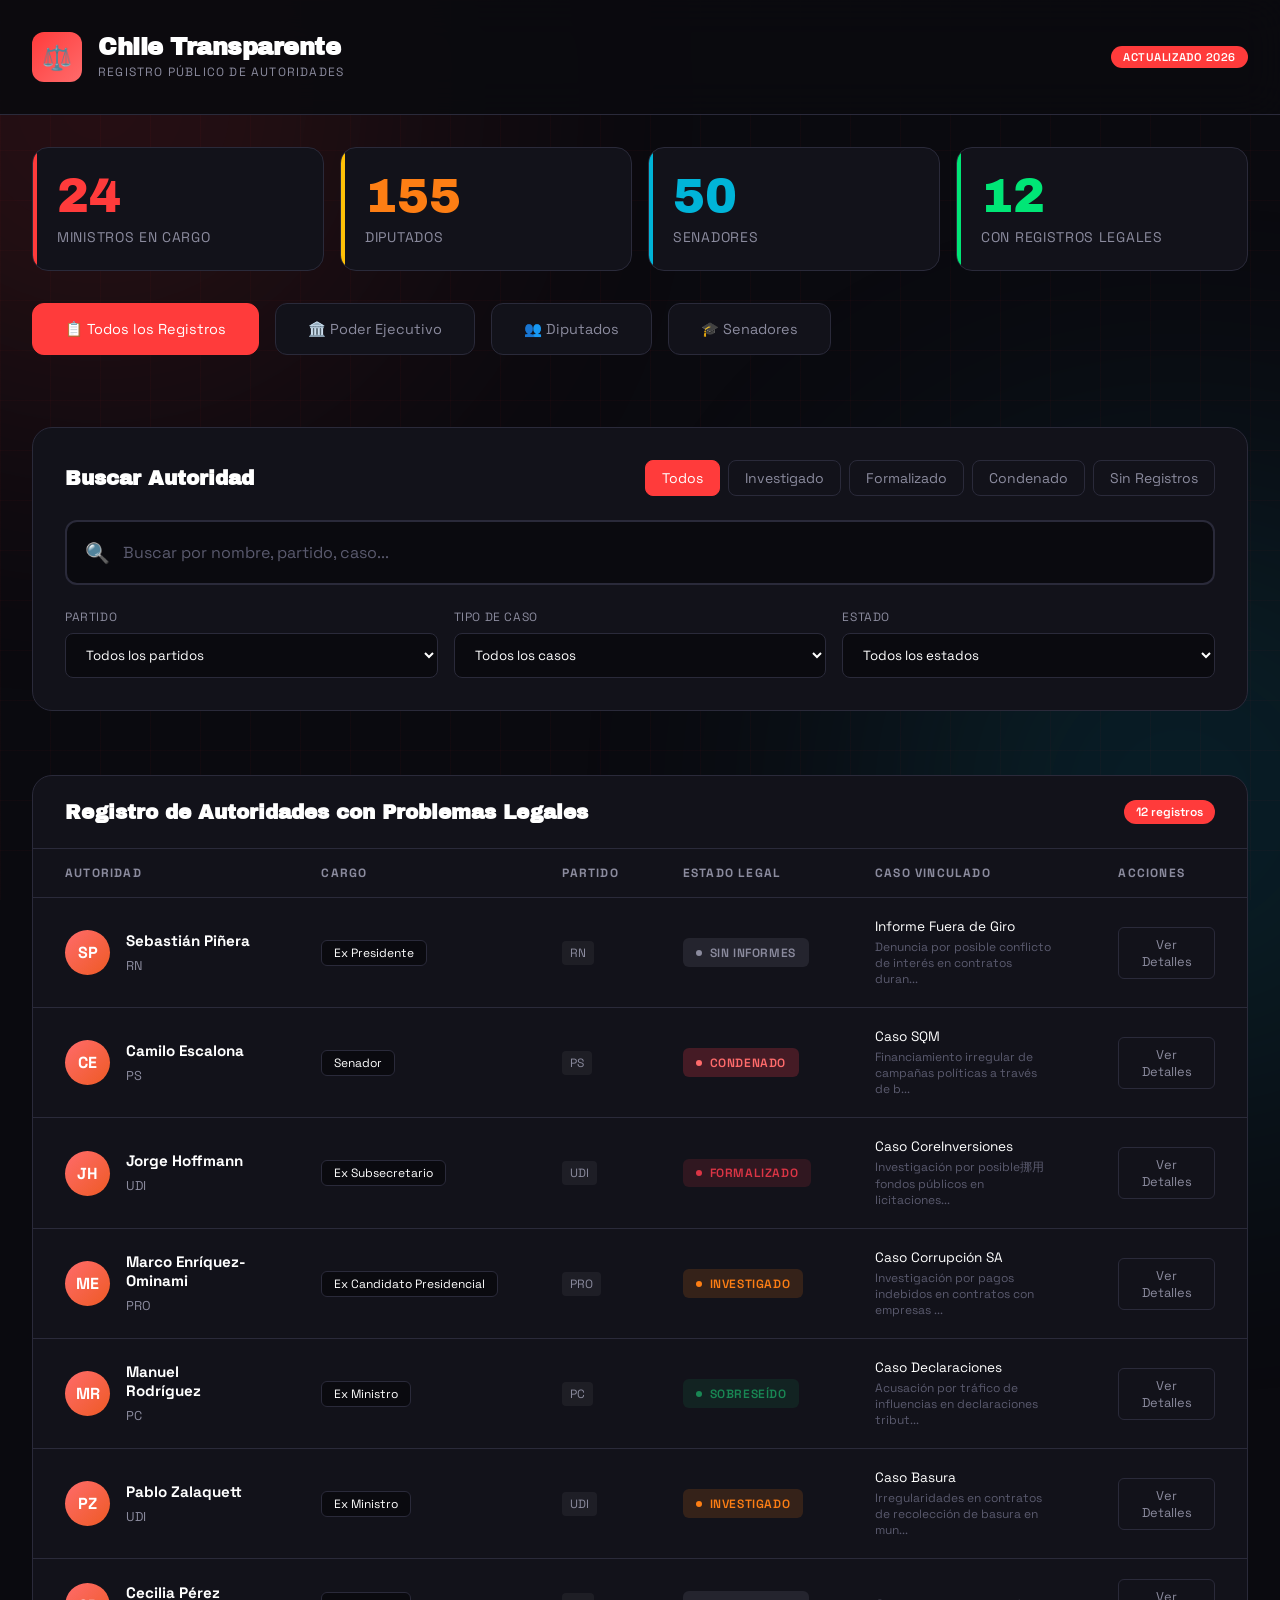
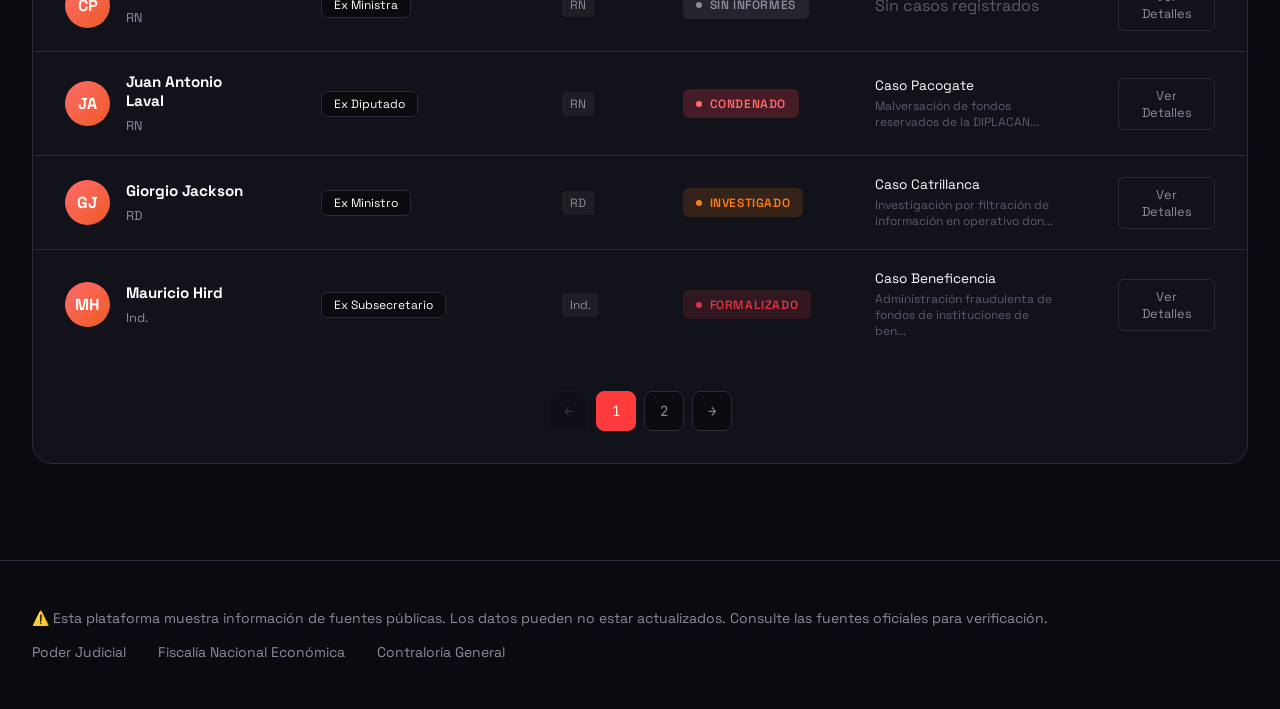
<file: index.html>
<!DOCTYPE html>
<html lang="es">
<head>
    <meta charset="UTF-8">
    <meta name="viewport" content="width=device-width, initial-scale=1.0">
    <title>Chile Transparente - Registro de Problemas Legales de Autoridades</title>
    <link rel="preconnect" href="https://fonts.googleapis.com">
    <link rel="preconnect" href="https://fonts.gstatic.com" crossorigin>
    <link href="https://fonts.googleapis.com/css2?family=Archivo+Black&family=Space+Grotesk:wght@300;400;500;600;700&family=JetBrains+Mono:wght@400;500;600&display=swap" rel="stylesheet">
    <style>
        :root {
            --bg-dark: #0a0a0f;
            --bg-card: #12121a;
            --bg-card-hover: #1a1a25;
            --accent-red: #ff3b3b;
            --accent-yellow: #ffc107;
            --accent-green: #00e676;
            --accent-blue: #00b4d8;
            --text-primary: #ffffff;
            --text-secondary: #8b8b9e;
            --text-muted: #5a5a6e;
            --border-color: #2a2a3a;
            --danger: #dc3545;
            --warning: #fd7e14;
            --info: #0dcaf0;
            --success: #198754;
        }

        * {
            margin: 0;
            padding: 0;
            box-sizing: border-box;
        }

        body {
            font-family: 'Space Grotesk', sans-serif;
            background: var(--bg-dark);
            color: var(--text-primary);
            min-height: 100vh;
            overflow-x: hidden;
        }

        .bg-grid {
            position: fixed;
            top: 0;
            left: 0;
            width: 100%;
            height: 100%;
            background-image: 
                linear-gradient(rgba(255,59,59,0.03) 1px, transparent 1px),
                linear-gradient(90deg, rgba(255,59,59,0.03) 1px, transparent 1px);
            background-size: 50px 50px;
            pointer-events: none;
            z-index: 0;
        }

        .bg-glow {
            position: fixed;
            width: 600px;
            height: 600px;
            border-radius: 50%;
            filter: blur(150px);
            opacity: 0.15;
            pointer-events: none;
            z-index: 0;
        }

        .bg-glow-1 {
            top: -200px;
            left: -200px;
            background: var(--accent-red);
        }

        .bg-glow-2 {
            bottom: -200px;
            right: -200px;
            background: var(--accent-blue);
        }

        .container {
            max-width: 1400px;
            margin: 0 auto;
            padding: 0 2rem;
            position: relative;
            z-index: 1;
        }

        header {
            padding: 2rem 0;
            border-bottom: 1px solid var(--border-color);
            background: rgba(10, 10, 15, 0.9);
            backdrop-filter: blur(20px);
            position: sticky;
            top: 0;
            z-index: 100;
        }

        .header-content {
            display: flex;
            justify-content: space-between;
            align-items: center;
            flex-wrap: wrap;
            gap: 1rem;
        }

        .logo {
            display: flex;
            align-items: center;
            gap: 1rem;
        }

        .logo-icon {
            width: 50px;
            height: 50px;
            background: linear-gradient(135deg, var(--accent-red), #ff6b6b);
            border-radius: 12px;
            display: flex;
            align-items: center;
            justify-content: center;
            font-size: 1.5rem;
        }

        .logo-text h1 {
            font-family: 'Archivo Black', sans-serif;
            font-size: 1.5rem;
            letter-spacing: -0.02em;
        }

        .logo-text span {
            font-size: 0.75rem;
            color: var(--text-secondary);
            text-transform: uppercase;
            letter-spacing: 0.1em;
        }

        .header-badge {
            background: var(--accent-red);
            color: white;
            padding: 0.25rem 0.75rem;
            border-radius: 20px;
            font-size: 0.7rem;
            font-weight: 600;
            text-transform: uppercase;
            letter-spacing: 0.05em;
            animation: pulse 2s infinite;
        }

        @keyframes pulse {
            0%, 100% { opacity: 1; }
            50% { opacity: 0.7; }
        }

        .stats-bar {
            display: grid;
            grid-template-columns: repeat(auto-fit, minmax(200px, 1fr));
            gap: 1rem;
            padding: 2rem 0;
        }

        .stat-card {
            background: var(--bg-card);
            border: 1px solid var(--border-color);
            border-radius: 16px;
            padding: 1.5rem;
            position: relative;
            overflow: hidden;
            transition: all 0.3s ease;
        }

        .stat-card:hover {
            transform: translateY(-4px);
            border-color: var(--accent-red);
            box-shadow: 0 20px 40px rgba(255, 59, 59, 0.1);
        }

        .stat-card::before {
            content: '';
            position: absolute;
            top: 0;
            left: 0;
            width: 4px;
            height: 100%;
            background: var(--accent-red);
        }

        .stat-card.warning::before { background: var(--accent-yellow); }
        .stat-card.blue::before { background: var(--accent-blue); }
        .stat-card.green::before { background: var(--accent-green); }

        .stat-number {
            font-family: 'Archivo Black', sans-serif;
            font-size: 3rem;
            line-height: 1;
            margin-bottom: 0.5rem;
        }

        .stat-label {
            color: var(--text-secondary);
            font-size: 0.875rem;
            text-transform: uppercase;
            letter-spacing: 0.05em;
        }

        .search-section {
            padding: 2rem 0;
        }

        .search-container {
            background: var(--bg-card);
            border: 1px solid var(--border-color);
            border-radius: 20px;
            padding: 2rem;
            position: relative;
        }

        .search-header {
            display: flex;
            justify-content: space-between;
            align-items: center;
            margin-bottom: 1.5rem;
            flex-wrap: wrap;
            gap: 1rem;
        }

        .search-title {
            font-family: 'Archivo Black', sans-serif;
            font-size: 1.25rem;
        }

        .filter-tabs {
            display: flex;
            gap: 0.5rem;
            flex-wrap: wrap;
        }

        .filter-tab {
            padding: 0.5rem 1rem;
            background: transparent;
            border: 1px solid var(--border-color);
            border-radius: 8px;
            color: var(--text-secondary);
            cursor: pointer;
            transition: all 0.2s;
            font-family: 'Space Grotesk', sans-serif;
            font-size: 0.875rem;
        }

        .filter-tab:hover {
            border-color: var(--accent-red);
            color: var(--text-primary);
        }

        .filter-tab.active {
            background: var(--accent-red);
            border-color: var(--accent-red);
            color: white;
        }

        .search-box {
            position: relative;
            margin-bottom: 1.5rem;
        }

        .search-input {
            width: 100%;
            padding: 1.25rem 1.5rem 1.25rem 3.5rem;
            background: var(--bg-dark);
            border: 2px solid var(--border-color);
            border-radius: 12px;
            color: var(--text-primary);
            font-family: 'Space Grotesk', sans-serif;
            font-size: 1rem;
            transition: all 0.2s;
        }

        .search-input:focus {
            outline: none;
            border-color: var(--accent-red);
            box-shadow: 0 0 0 4px rgba(255, 59, 59, 0.1);
        }

        .search-input::placeholder {
            color: var(--text-muted);
        }

        .search-icon {
            position: absolute;
            left: 1.25rem;
            top: 50%;
            transform: translateY(-50%);
            color: var(--text-muted);
            font-size: 1.25rem;
        }

        .filters-row {
            display: flex;
            gap: 1rem;
            flex-wrap: wrap;
        }

        .filter-group {
            flex: 1;
            min-width: 200px;
        }

        .filter-label {
            display: block;
            font-size: 0.75rem;
            text-transform: uppercase;
            letter-spacing: 0.05em;
            color: var(--text-secondary);
            margin-bottom: 0.5rem;
        }

        .filter-select {
            width: 100%;
            padding: 0.75rem 1rem;
            background: var(--bg-dark);
            border: 1px solid var(--border-color);
            border-radius: 8px;
            color: var(--text-primary);
            font-family: 'Space Grotesk', sans-serif;
            cursor: pointer;
        }

        .filter-select:focus {
            outline: none;
            border-color: var(--accent-red);
        }

        .data-section {
            padding: 2rem 0;
        }

        .data-table-container {
            background: var(--bg-card);
            border: 1px solid var(--border-color);
            border-radius: 20px;
            overflow: hidden;
        }

        .table-header {
            display: flex;
            justify-content: space-between;
            align-items: center;
            padding: 1.5rem 2rem;
            border-bottom: 1px solid var(--border-color);
            flex-wrap: wrap;
            gap: 1rem;
        }

        .table-title {
            font-family: 'Archivo Black', sans-serif;
            font-size: 1.25rem;
        }

        .table-count {
            background: var(--accent-red);
            color: white;
            padding: 0.25rem 0.75rem;
            border-radius: 20px;
            font-size: 0.75rem;
            font-weight: 600;
        }

        .table-wrapper {
            overflow-x: auto;
        }

        table {
            width: 100%;
            border-collapse: collapse;
        }

        th {
            text-align: left;
            padding: 1rem 2rem;
            font-size: 0.75rem;
            text-transform: uppercase;
            letter-spacing: 0.1em;
            color: var(--text-secondary);
            border-bottom: 1px solid var(--border-color);
            white-space: nowrap;
        }

        td {
            padding: 1.25rem 2rem;
            border-bottom: 1px solid var(--border-color);
            vertical-align: middle;
        }

        tr:last-child td {
            border-bottom: none;
        }

        tr:hover {
            background: var(--bg-card-hover);
        }

        .person-cell {
            display: flex;
            align-items: center;
            gap: 1rem;
        }

        .person-avatar {
            width: 45px;
            height: 45px;
            background: linear-gradient(135deg, #ff6b6b, #ee5a24);
            border-radius: 50%;
            display: flex;
            align-items: center;
            justify-content: center;
            font-weight: 700;
            font-size: 1rem;
            flex-shrink: 0;
        }

        .person-info h4 {
            font-size: 0.95rem;
            margin-bottom: 0.25rem;
        }

        .person-info span {
            font-size: 0.8rem;
            color: var(--text-secondary);
        }

        .cargo-badge {
            display: inline-block;
            padding: 0.25rem 0.75rem;
            background: var(--bg-dark);
            border: 1px solid var(--border-color);
            border-radius: 6px;
            font-size: 0.75rem;
            white-space: nowrap;
        }

        .partido-badge {
            display: inline-block;
            padding: 0.25rem 0.5rem;
            background: rgba(255, 255, 255, 0.05);
            border-radius: 4px;
            font-size: 0.75rem;
            color: var(--text-secondary);
        }

        .status-badge {
            display: inline-flex;
            align-items: center;
            gap: 0.5rem;
            padding: 0.4rem 0.8rem;
            border-radius: 6px;
            font-size: 0.75rem;
            font-weight: 600;
            text-transform: uppercase;
            letter-spacing: 0.05em;
        }

        .status-badge::before {
            content: '';
            width: 6px;
            height: 6px;
            border-radius: 50%;
        }

        .status-investigado {
            background: rgba(253, 126, 20, 0.15);
            color: var(--warning);
        }
        .status-investigado::before { background: var(--warning); }

        .status-formalizado {
            background: rgba(220, 53, 69, 0.15);
            color: var(--danger);
        }
        .status-formalizado::before { background: var(--danger); }

        .status-condenado {
            background: rgba(220, 53, 69, 0.25);
            color: #ff6b6b;
        }
        .status-condenado::before { background: #ff6b6b; }

        .status-sobreseido {
            background: rgba(25, 135, 84, 0.15);
            color: var(--success);
        }
        .status-sobreseido::before { background: var(--success); }

        .status-absuelto {
            background: rgba(13, 202, 240, 0.15);
            color: var(--info);
        }
        .status-absuelto::before { background: var(--info); }

        .status-sin_informes {
            background: rgba(139, 139, 158, 0.15);
            color: var(--text-secondary);
        }
        .status-sin_informes::before { background: var(--text-secondary); }

        .caso-cell {
            max-width: 300px;
        }

        .caso-name {
            font-size: 0.85rem;
            margin-bottom: 0.25rem;
            color: var(--text-primary);
        }

        .caso-desc {
            font-size: 0.75rem;
            color: var(--text-muted);
        }

        .fuente-link {
            display: inline-flex;
            align-items: center;
            gap: 0.25rem;
            color: var(--accent-blue);
            font-size: 0.75rem;
            text-decoration: none;
            transition: color 0.2s;
        }

        .fuente-link:hover {
            color: var(--text-primary);
        }

        .actions-cell {
            text-align: right;
        }

        .action-btn {
            padding: 0.5rem 1rem;
            background: transparent;
            border: 1px solid var(--border-color);
            border-radius: 6px;
            color: var(--text-secondary);
            cursor: pointer;
            font-family: 'Space Grotesk', sans-serif;
            font-size: 0.8rem;
            transition: all 0.2s;
        }

        .action-btn:hover {
            border-color: var(--accent-red);
            color: var(--accent-red);
        }

        .pagination {
            display: flex;
            justify-content: center;
            align-items: center;
            gap: 0.5rem;
            padding: 2rem;
        }

        .page-btn {
            width: 40px;
            height: 40px;
            display: flex;
            align-items: center;
            justify-content: center;
            background: var(--bg-dark);
            border: 1px solid var(--border-color);
            border-radius: 8px;
            color: var(--text-secondary);
            cursor: pointer;
            transition: all 0.2s;
            font-family: 'JetBrains Mono', monospace;
            font-size: 0.875rem;
        }

        .page-btn:hover {
            border-color: var(--accent-red);
            color: var(--text-primary);
        }

        .page-btn.active {
            background: var(--accent-red);
            border-color: var(--accent-red);
            color: white;
        }

        .page-btn:disabled {
            opacity: 0.3;
            cursor: not-allowed;
        }

        .modal-overlay {
            position: fixed;
            top: 0;
            left: 0;
            width: 100%;
            height: 100%;
            background: rgba(0, 0, 0, 0.8);
            backdrop-filter: blur(10px);
            display: flex;
            align-items: center;
            justify-content: center;
            z-index: 1000;
            opacity: 0;
            visibility: hidden;
            transition: all 0.3s;
            padding: 2rem;
        }

        .modal-overlay.active {
            opacity: 1;
            visibility: visible;
        }

        .modal {
            background: var(--bg-card);
            border: 1px solid var(--border-color);
            border-radius: 20px;
            max-width: 700px;
            width: 100%;
            max-height: 80vh;
            overflow-y: auto;
            transform: scale(0.9);
            transition: transform 0.3s;
        }

        .modal-overlay.active .modal {
            transform: scale(1);
        }

        .modal-header {
            display: flex;
            justify-content: space-between;
            align-items: flex-start;
            padding: 2rem;
            border-bottom: 1px solid var(--border-color);
        }

        .modal-title {
            font-family: 'Archivo Black', sans-serif;
            font-size: 1.5rem;
            margin-bottom: 0.5rem;
        }

        .modal-subtitle {
            color: var(--text-secondary);
            font-size: 0.875rem;
        }

        .modal-close {
            width: 40px;
            height: 40px;
            display: flex;
            align-items: center;
            justify-content: center;
            background: var(--bg-dark);
            border: 1px solid var(--border-color);
            border-radius: 10px;
            color: var(--text-secondary);
            cursor: pointer;
            transition: all 0.2s;
            font-size: 1.25rem;
        }

        .modal-close:hover {
            border-color: var(--accent-red);
            color: var(--accent-red);
        }

        .modal-body {
            padding: 2rem;
        }

        .modal-section {
            margin-bottom: 2rem;
        }

        .modal-section:last-child {
            margin-bottom: 0;
        }

        .modal-section-title {
            font-size: 0.75rem;
            text-transform: uppercase;
            letter-spacing: 0.1em;
            color: var(--text-secondary);
            margin-bottom: 1rem;
        }

        .detail-grid {
            display: grid;
            grid-template-columns: repeat(2, 1fr);
            gap: 1rem;
        }

        .detail-item {
            background: var(--bg-dark);
            padding: 1rem;
            border-radius: 10px;
        }

        .detail-label {
            font-size: 0.7rem;
            text-transform: uppercase;
            letter-spacing: 0.05em;
            color: var(--text-muted);
            margin-bottom: 0.25rem;
        }

        .detail-value {
            font-size: 0.95rem;
            color: var(--text-primary);
        }

        .cita-text {
            background: var(--bg-dark);
            border-left: 3px solid var(--accent-red);
            padding: 1rem 1.5rem;
            border-radius: 0 10px 10px 0;
            font-style: italic;
            color: var(--text-secondary);
            font-size: 0.9rem;
            line-height: 1.6;
        }

        .cita-source {
            margin-top: 0.5rem;
            font-size: 0.75rem;
            color: var(--text-muted);
        }

        footer {
            padding: 3rem 0;
            border-top: 1px solid var(--border-color);
            margin-top: 4rem;
        }

        .footer-content {
            display: flex;
            justify-content: space-between;
            align-items: center;
            flex-wrap: wrap;
            gap: 1rem;
        }

        .footer-text {
            color: var(--text-secondary);
            font-size: 0.875rem;
        }

        .footer-links {
            display: flex;
            gap: 2rem;
        }

        .footer-links a {
            color: var(--text-secondary);
            text-decoration: none;
            font-size: 0.875rem;
            transition: color 0.2s;
        }

        .footer-links a:hover {
            color: var(--accent-red);
        }

        .section-tabs {
            display: flex;
            gap: 1rem;
            margin-bottom: 2rem;
            overflow-x: auto;
            padding-bottom: 0.5rem;
        }

        .section-tab {
            padding: 1rem 2rem;
            background: var(--bg-card);
            border: 1px solid var(--border-color);
            border-radius: 12px;
            color: var(--text-secondary);
            cursor: pointer;
            transition: all 0.2s;
            font-family: 'Space Grotesk', sans-serif;
            font-size: 0.9rem;
            white-space: nowrap;
            display: flex;
            align-items: center;
            gap: 0.5rem;
        }

        .section-tab:hover {
            border-color: var(--accent-red);
            color: var(--text-primary);
        }

        .section-tab.active {
            background: var(--accent-red);
            border-color: var(--accent-red);
            color: white;
        }

        @media (max-width: 768px) {
            .container {
                padding: 0 1rem;
            }

            .header-content {
                flex-direction: column;
                align-items: flex-start;
            }

            .stats-bar {
                grid-template-columns: 1fr 1fr;
            }

            .stat-number {
                font-size: 2rem;
            }

            th, td {
                padding: 1rem;
            }

            .person-cell {
                flex-direction: column;
                align-items: flex-start;
            }

            .table-header {
                flex-direction: column;
                align-items: flex-start;
            }

            .detail-grid {
                grid-template-columns: 1fr;
            }

            .footer-content {
                flex-direction: column;
                text-align: center;
            }
        }

        @keyframes fadeIn {
            from { opacity: 0; transform: translateY(20px); }
            to { opacity: 1; transform: translateY(0); }
        }

        .fade-in {
            animation: fadeIn 0.5s ease forwards;
        }

        .fade-in-delay-1 { animation-delay: 0.1s; opacity: 0; }
        .fade-in-delay-2 { animation-delay: 0.2s; opacity: 0; }
        .fade-in-delay-3 { animation-delay: 0.3s; opacity: 0; }
        .fade-in-delay-4 { animation-delay: 0.4s; opacity: 0; }
    </style>
</head>
<body>
    <div class="bg-grid"></div>
    <div class="bg-glow bg-glow-1"></div>
    <div class="bg-glow bg-glow-2"></div>

    <header>
        <div class="container">
            <div class="header-content">
                <div class="logo">
                    <div class="logo-icon">⚖️</div>
                    <div class="logo-text">
                        <h1>Chile Transparente</h1>
                        <span>Registro Público de Autoridades</span>
                    </div>
                </div>
                <span class="header-badge">Actualizado 2026</span>
            </div>
        </div>
    </header>

    <main class="container">
        <div class="stats-bar">
            <div class="stat-card fade-in fade-in-delay-1">
                <div class="stat-number" style="color: var(--accent-red);">24</div>
                <div class="stat-label">Ministros en Cargo</div>
            </div>
            <div class="stat-card warning fade-in fade-in-delay-2">
                <div class="stat-number" style="color: var(--warning);">155</div>
                <div class="stat-label">Diputados</div>
            </div>
            <div class="stat-card blue fade-in fade-in-delay-3">
                <div class="stat-number" style="color: var(--accent-blue);">50</div>
                <div class="stat-label">Senadores</div>
            </div>
            <div class="stat-card green fade-in fade-in-delay-4">
                <div class="stat-number" style="color: var(--accent-green);">12</div>
                <div class="stat-label">Con Registros Legales</div>
            </div>
        </div>

        <div class="section-tabs">
            <button class="section-tab active" data-section="todos">
                📋 Todos los Registros
            </button>
            <button class="section-tab" data-section="ejecutivo">
                🏛️ Poder Ejecutivo
            </button>
            <button class="section-tab" data-section="diputados">
                👥 Diputados
            </button>
            <button class="section-tab" data-section="senadores">
                🎓 Senadores
            </button>
        </div>

        <div class="search-section">
            <div class="search-container">
                <div class="search-header">
                    <h2 class="search-title">Buscar Autoridad</h2>
                    <div class="filter-tabs">
                        <button class="filter-tab active" data-filter="todos">Todos</button>
                        <button class="filter-tab" data-filter="investigado">Investigado</button>
                        <button class="filter-tab" data-filter="formalizado">Formalizado</button>
                        <button class="filter-tab" data-filter="condenado">Condenado</button>
                        <button class="filter-tab" data-filter="limpio">Sin Registros</button>
                    </div>
                </div>
                <div class="search-box">
                    <span class="search-icon">🔍</span>
                    <input type="text" class="search-input" id="searchInput" placeholder="Buscar por nombre, partido, caso...">
                </div>
                <div class="filters-row">
                    <div class="filter-group">
                        <label class="filter-label">Partido</label>
                        <select class="filter-select" id="filterPartidos">
                            <option value="">Todos los partidos</option>
                            <option value="UDI">UDI</option>
                            <option value="RN">RN</option>
                            <option value="Republicano">Partido Republicano</option>
                            <option value="PS">PS</option>
                            <option value="PC">PC</option>
                            <option value="FA">Frente Amplio</option>
                            <option value="PDC">PDC</option>
                            <option value="PPD">PPD</option>
                            <option value="Evópoli">Evópoli</option>
                        </select>
                    </div>
                    <div class="filter-group">
                        <label class="filter-label">Tipo de Caso</label>
                        <select class="filter-select" id="filterCasos">
                            <option value="">Todos los casos</option>
                            <option value="corrupcion">Corrupción</option>
                            <option value="malversacion">Malversación</option>
                            <option value="cohecho">Cohecho</option>
                            <option value="colusion">Colusión</option>
                            <option value="fraude">Fraude al Fisco</option>
                            <option value="trafico">Tráfico de Influencias</option>
                        </select>
                    </div>
                    <div class="filter-group">
                        <label class="filter-label">Estado</label>
                        <select class="filter-select" id="filterEstado">
                            <option value="">Todos los estados</option>
                            <option value="investigado">Investigado</option>
                            <option value="formalizado">Formalizado</option>
                            <option value="condenado">Condenado</option>
                            <option value="sobreseido">Sobreseído</option>
                            <option value="absuelto">Absuelto</option>
                            <option value="sin_informes">Sin Informes</option>
                        </select>
                    </div>
                </div>
            </div>
        </div>

        <div class="data-section">
            <div class="data-table-container">
                <div class="table-header">
                    <h2 class="table-title">Registro de Autoridades con Problemas Legales</h2>
                    <span class="table-count" id="resultCount">12 registros</span>
                </div>
                <div class="table-wrapper">
                    <table>
                        <thead>
                            <tr>
                                <th>Autoridad</th>
                                <th>Cargo</th>
                                <th>Partido</th>
                                <th>Estado Legal</th>
                                <th>Caso Vinculado</th>
                                <th>Acciones</th>
                            </tr>
                        </thead>
                        <tbody id="dataTableBody">
                        </tbody>
                    </table>
                </div>
                <div class="pagination" id="pagination">
                </div>
            </div>
        </div>
    </main>

    <footer>
        <div class="container">
            <div class="footer-content">
                <p class="footer-text">
                    ⚠️ Esta plataforma muestra información de fuentes públicas. Los datos pueden no estar actualizados.
                    Consulte las fuentes oficiales para verificación.
                </p>
                <div class="footer-links">
                    <a href="https://www.pjud.cl" target="_blank">Poder Judicial</a>
                    <a href="https://www.fne.cl" target="_blank">Fiscalía Nacional Económica</a>
                    <a href="https://www.contraloria.cl" target="_blank">Contraloría General</a>
                </div>
            </div>
        </div>
    </footer>

    <div class="modal-overlay" id="modalOverlay">
        <div class="modal">
            <div class="modal-header">
                <div>
                    <h3 class="modal-title" id="modalTitle">Nombre del Político</h3>
                    <p class="modal-subtitle" id="modalSubtitle">Cargo • Partido</p>
                </div>
                <button class="modal-close" onclick="closeModal()">×</button>
            </div>
            <div class="modal-body" id="modalBody">
            </div>
        </div>
    </div>

    <script>
        const politicosData = [
            {
                id: 1,
                nombre: "Sebastián Piñera",
                cargo: "Ex Presidente",
                partido: "RN",
                estado: "sin_informes",
                estadoText: "Sin Informes",
                casos: [
                    {
                        nombre: "Informe Fuera de Giro",
                        tipo: "fraude",
                        desc: "Denuncia por posible conflicto de interés en contratos durante su primer gobierno",
                        fuente: "CIPER Chile, 2019",
                        cita: "La investigación se centra en supuestas operaciones de sociedades relacionadas con la familia Piñera en paraísos fiscales."
                    }
                ]
            },
            {
                id: 2,
                nombre: "Camilo Escalona",
                cargo: "Senador",
                partido: "PS",
                estado: "condenado",
                estadoText: "Condenado",
                casos: [
                    {
                        nombre: "Caso SQM",
                        tipo: "corrupcion",
                        desc: "Financiamiento irregular de campañas políticas a través de boletas ideológicamente falsas",
                        fuente: "Tribunal Oral en Lo Penal",
                        cita: "Se comprobó que el parlamentario recibió pagos irregulares por concepto de asesorías nunca realizadas."
                    }
                ]
            },
            {
                id: 3,
                nombre: "Jorge Hoffmann",
                cargo: "Ex Subsecretario",
                partido: "UDI",
                estado: "formalizado",
                estadoText: "Formalizado",
                casos: [
                    {
                        nombre: "Caso CoreInversiones",
                        tipo: "malversacion",
                        desc: "Investigación por posible挪用 fondos públicos en licitaciones",
                        fuente: "Ministerio Público",
                        cita: "El exsubsecretario habría participado en la manipulación de licitaciones públicas por más de $500 millones."
                    }
                ]
            },
            {
                id: 4,
                nombre: "Marco Enríquez-Ominami",
                cargo: "Ex Candidato Presidencial",
                partido: "PRO",
                estado: "investigado",
                estadoText: "Investigado",
                casos: [
                    {
                        nombre: "Caso Corrupción SA",
                        tipo: "cohecho",
                        desc: "Investigación por pagos indebidos en contratos con empresas del Estado",
                        fuente: "Fiscalía Regional Metropolitana",
                        cita: "La justicia investiga si el político recibió comisiones por facilitar contratos públicos."
                    }
                ]
            },
            {
                id: 5,
                nombre: "Manuel Rodríguez",
                cargo: "Ex Ministro",
                partido: "PC",
                estado: "sobreseido",
                estadoText: "Sobreseído",
                casos: [
                    {
                        nombre: "Caso Declaraciones",
                        tipo: "trafico",
                        desc: "Acusación por tráfico de influencias en declaraciones tributarias",
                        fuente: "Corte Suprema",
                        cita: "Tras 3 años de investigación, la Corte determinó que no existían antecedentes suficientes para continuar la causa."
                    }
                ]
            },
            {
                id: 6,
                nombre: "Pablo Zalaquett",
                cargo: "Ex Ministro",
                partido: "UDI",
                estado: "investigado",
                estadoText: "Investigado",
                casos: [
                    {
                        nombre: "Caso Basura",
                        tipo: "corrupcion",
                        desc: "Irregularidades en contratos de recolección de basura en municipalidades",
                        fuente: "Contraloría General de la República",
                        cita: "Se detectaron sobreprecios y firmas falsificadas en contratos de basura por $8.000 millones."
                    }
                ]
            },
            {
                id: 7,
                nombre: "Cecilia Pérez",
                cargo: "Ex Ministra",
                partido: "RN",
                estado: "sin_informes",
                estadoText: "Sin Informes",
                casos: []
            },
            {
                id: 8,
                nombre: "Juan Antonio Laval",
                cargo: "Ex Diputado",
                partido: "RN",
                estado: "condenado",
                estadoText: "Condenado",
                casos: [
                    {
                        nombre: "Caso Pacogate",
                        tipo: "malversacion",
                        desc: "Malversación de fondos reservados de la DIPLACAN",
                        fuente: "Corte Marcial",
                        cita: "El exparlamentar fue condenado a 3 años de presidio por malversación de fondos destinados a inteligencia militar."
                    }
                ]
            },
            {
                id: 9,
                nombre: "Giorgio Jackson",
                cargo: "Ex Ministro",
                partido: "RD",
                estado: "investigado",
                estadoText: "Investigado",
                casos: [
                    {
                        nombre: "Caso Catrillanca",
                        tipo: "trafico",
                        desc: "Investigación por filtración de información en operativo donde murió el comunero",
                        fuente: "Fiscalía Militar",
                        cita: "Se indaga si el entonces ministro filtró información que pudo influir en el operativo."
                    }
                ]
            },
            {
                id: 10,
                nombre: "Mauricio Hird",
                cargo: "Ex Subsecretario",
                partido: "Ind.",
                estado: "formalizado",
                estadoText: "Formalizado",
                casos: [
                    {
                        nombre: "Caso Beneficencia",
                        tipo: "fraude",
                        desc: "Administración fraudulenta de fondos de instituciones de beneficencia",
                        fuente: "Fiscalía Local",
                        cita: "El exsubsecretario habría desviado fondos de beneficencia por más de $200 millones."
                    }
                ]
            },
            {
                id: 11,
                nombre: "Martín Pradenas",
                cargo: "Diputado",
                partido: "PPD",
                estado: "condenado",
                estadoText: "Condenado",
                casos: [
                    {
                        nombre: "Caso Delitos Sexuales",
                        tipo: "otros",
                        desc: "Condena por múltiples delitos sexuales",
                        fuente: "Tribunal Oral en Lo Penal",
                        cita: "El parlamentario fue condenado a 6 años de presidio por delitos sexuales cometidos contra varias víctimas."
                    }
                ]
            },
            {
                id: 12,
                nombre: "Gonzalo Winter",
                cargo: "Ex Constituyente",
                partido: "FA",
                estado: "investigado",
                estadoText: "Investigado",
                casos: [
                    {
                        nombre: "Caso Puentes",
                        tipo: "corrupcion",
                        desc: "Irregularidades en contratos de construcción de puentes",
                        fuente: "Contraloría Regional",
                        cita: "Se investigan sobreprecios y favoritismo en licitaciones de infraestructura pública."
                    }
                ]
            }
        ];

        let currentFilter = 'todos';
        let currentSection = 'todos';
        let currentPage = 1;
        const itemsPerPage = 10;

        document.addEventListener('DOMContentLoaded', () => {
            renderTable();
            setupEventListeners();
        });

        function setupEventListeners() {
            document.getElementById('searchInput').addEventListener('input', () => {
                renderTable();
            });

            document.querySelectorAll('.filter-tab').forEach(tab => {
                tab.addEventListener('click', () => {
                    document.querySelectorAll('.filter-tab').forEach(t => t.classList.remove('active'));
                    tab.classList.add('active');
                    currentFilter = tab.dataset.filter;
                    currentPage = 1;
                    renderTable();
                });
            });

            document.querySelectorAll('.section-tab').forEach(tab => {
                tab.addEventListener('click', () => {
                    document.querySelectorAll('.section-tab').forEach(t => t.classList.remove('active'));
                    tab.classList.add('active');
                    currentSection = tab.dataset.section;
                    currentPage = 1;
                    renderTable();
                });
            });

            document.getElementById('filterPartidos').addEventListener('change', renderTable);
            document.getElementById('filterCasos').addEventListener('change', renderTable);
            document.getElementById('filterEstado').addEventListener('change', renderTable);

            document.getElementById('modalOverlay').addEventListener('click', (e) => {
                if (e.target.id === 'modalOverlay') closeModal();
            });
        }

        function getFilteredData() {
            const search = document.getElementById('searchInput').value.toLowerCase();
            const partido = document.getElementById('filterPartidos').value;
            const caso = document.getElementById('filterCasos').value;
            const estado = document.getElementById('filterEstado').value;

            return politicosData.filter(p => {
                if (search) {
                    const matchSearch = p.nombre.toLowerCase().includes(search) ||
                                       p.partido.toLowerCase().includes(search) ||
                                       p.casos.some(c => c.nombre.toLowerCase().includes(search));
                    if (!matchSearch) return false;
                }

                if (currentFilter !== 'todos') {
                    if (currentFilter === 'limpio' && p.estado !== 'sin_informes') return false;
                    if (currentFilter === 'investigado' && p.estado !== 'investigado') return false;
                    if (currentFilter === 'formalizado' && p.estado !== 'formalizado') return false;
                    if (currentFilter === 'condenado' && p.estado !== 'condenado') return false;
                }

                if (partido && p.partido !== partido) return false;
                if (estado && p.estado !== estado) return false;
                if (caso && !p.casos.some(c => c.tipo === caso)) return false;

                if (currentSection === 'ejecutivo' && !p.cargo.toLowerCase().includes('ministro') && !p.cargo.toLowerCase().includes('subsecretario') && !p.cargo.toLowerCase().includes('presidente')) return false;
                if (currentSection === 'diputados' && !p.cargo.toLowerCase().includes('diputado')) return false;
                if (currentSection === 'senadores' && !p.cargo.toLowerCase().includes('senador')) return false;

                return true;
            });
        }

        function renderTable() {
            const data = getFilteredData();
            const tbody = document.getElementById('dataTableBody');
            const start = (currentPage - 1) * itemsPerPage;
            const end = start + itemsPerPage;
            const pageData = data.slice(start, end);

            document.getElementById('resultCount').textContent = `${data.length} registros`;

            if (pageData.length === 0) {
                tbody.innerHTML = `
                    <tr>
                        <td colspan="6" style="text-align: center; padding: 3rem; color: var(--text-secondary);">
                            No se encontraron registros con los filtros seleccionados
                        </td>
                    </tr>
                `;
                document.getElementById('pagination').innerHTML = '';
                return;
            }

            tbody.innerHTML = pageData.map(p => `
                <tr>
                    <td>
                        <div class="person-cell">
                            <div class="person-avatar">${p.nombre.split(' ').map(n => n[0]).join('').slice(0,2)}</div>
                            <div class="person-info">
                                <h4>${p.nombre}</h4>
                                <span>${p.partido}</span>
                            </div>
                        </div>
                    </td>
                    <td><span class="cargo-badge">${p.cargo}</span></td>
                    <td><span class="partido-badge">${p.partido}</span></td>
                    <td><span class="status-badge status-${p.estado}">${p.estadoText}</span></td>
                    <td class="caso-cell">
                        ${p.casos.length > 0 ? `
                            <div class="caso-name">${p.casos[0].nombre}</div>
                            <div class="caso-desc">${p.casos[0].desc.slice(0, 60)}...</div>
                        ` : '<span style="color: var(--text-muted);">Sin casos registrados</span>'}
                    </td>
                    <td class="actions-cell">
                        <button class="action-btn" onclick="openModal(${p.id})">Ver Detalles</button>
                    </td>
                </tr>
            `).join('');

            renderPagination(data.length);
        }

        function renderPagination(total) {
            const totalPages = Math.ceil(total / itemsPerPage);
            const pagination = document.getElementById('pagination');

            if (totalPages <= 1) {
                pagination.innerHTML = '';
                return;
            }

            let html = `
                <button class="page-btn" onclick="changePage(${currentPage - 1})" ${currentPage === 1 ? 'disabled' : ''}>←</button>
            `;

            for (let i = 1; i <= totalPages; i++) {
                html += `<button class="page-btn ${i === currentPage ? 'active' : ''}" onclick="changePage(${i})">${i}</button>`;
            }

            html += `<button class="page-btn" onclick="changePage(${currentPage + 1})" ${currentPage === totalPages ? 'disabled' : ''}>→</button>`;

            pagination.innerHTML = html;
        }

        function changePage(page) {
            const totalPages = Math.ceil(getFilteredData().length / itemsPerPage);
            if (page < 1 || page > totalPages) return;
            currentPage = page;
            renderTable();
        }

        function openModal(id) {
            const politicos = politicosData.find(p => p.id === id);
            if (!politicos) return;

            document.getElementById('modalTitle').textContent = politicos.nombre;
            document.getElementById('modalSubtitle').textContent = `${politicos.cargo} • ${politicos.partido}`;

            let body = `
                <div class="modal-section">
                    <div class="modal-section-title">Estado Legal</div>
                    <span class="status-badge status-${politicos.estado}">${politicos.estadoText}</span>
                </div>
                <div class="modal-section">
                    <div class="modal-section-title">Datos Personales</div>
                    <div class="detail-grid">
                        <div class="detail-item">
                            <div class="detail-label">Nombre Completo</div>
                            <div class="detail-value">${politicos.nombre}</div>
                        </div>
                        <div class="detail-item">
                            <div class="detail-label">Cargo Actual</div>
                            <div class="detail-value">${politicos.cargo}</div>
                        </div>
                        <div class="detail-item">
                            <div class="detail-label">Partido</div>
                            <div class="detail-value">${politicos.partido}</div>
                        </div>
                        <div class="detail-item">
                            <div class="detail-label">Casos Registrados</div>
                            <div class="detail-value">${politicos.casos.length}</div>
                        </div>
                    </div>
                </div>
            `;

            if (politicos.casos.length > 0) {
                body += `<div class="modal-section">
                    <div class="modal-section-title">Casos Vinculados</div>`;
                
                politicos.casos.forEach((caso, i) => {
                    body += `
                        <div style="background: var(--bg-dark); border-radius: 12px; padding: 1.5rem; margin-bottom: 1rem;">
                            <div style="display: flex; justify-content: space-between; align-items: start; margin-bottom: 1rem;">
                                <div>
                                    <h4 style="margin-bottom: 0.25rem;">${caso.nombre}</h4>
                                    <span style="font-size: 0.75rem; color: var(--text-muted); text-transform: uppercase;">${caso.tipo}</span>
                                </div>
                            </div>
                            <p style="color: var(--text-secondary); font-size: 0.9rem; margin-bottom: 1rem;">${caso.desc}</p>
                            <div class="cita-text">
                                "${caso.cita}"
                                <div class="cita-source">📰 Fuente: ${caso.fuente}</div>
                            </div>
                        </div>
                    `;
                });

                body += '</div>';
            } else {
                body += `
                    <div class="modal-section">
                        <div class="modal-section-title">Casos Vinculados</div>
                        <div style="background: var(--bg-dark); border-radius: 12px; padding: 2rem; text-align: center; color: var(--text-secondary);">
                            No hay casos registrados en nuestra base de datos
                        </div>
                    </div>
                `;
            }

            body += `
                <div class="modal-section">
                    <div class="modal-section-title">Fuentes Oficiales</div>
                    <div style="display: flex; gap: 1rem; flex-wrap: wrap;">
                        <a href="https://www.pjud.cl" target="_blank" class="fuente-link">⚖️ Poder Judicial</a>
                        <a href="https://www.fne.cl" target="_blank" class="fuente-link">📊 Fiscalía Nacional Económica</a>
                        <a href="https://www.contraloria.cl" target="_blank" class="fuente-link">🔍 Contraloría</a>
                    </div>
                </div>
            `;

            document.getElementById('modalBody').innerHTML = body;
            document.getElementById('modalOverlay').classList.add('active');
        }

        function closeModal() {
            document.getElementById('modalOverlay').classList.remove('active');
        }
    </script>
</body>
</html>
</file>
